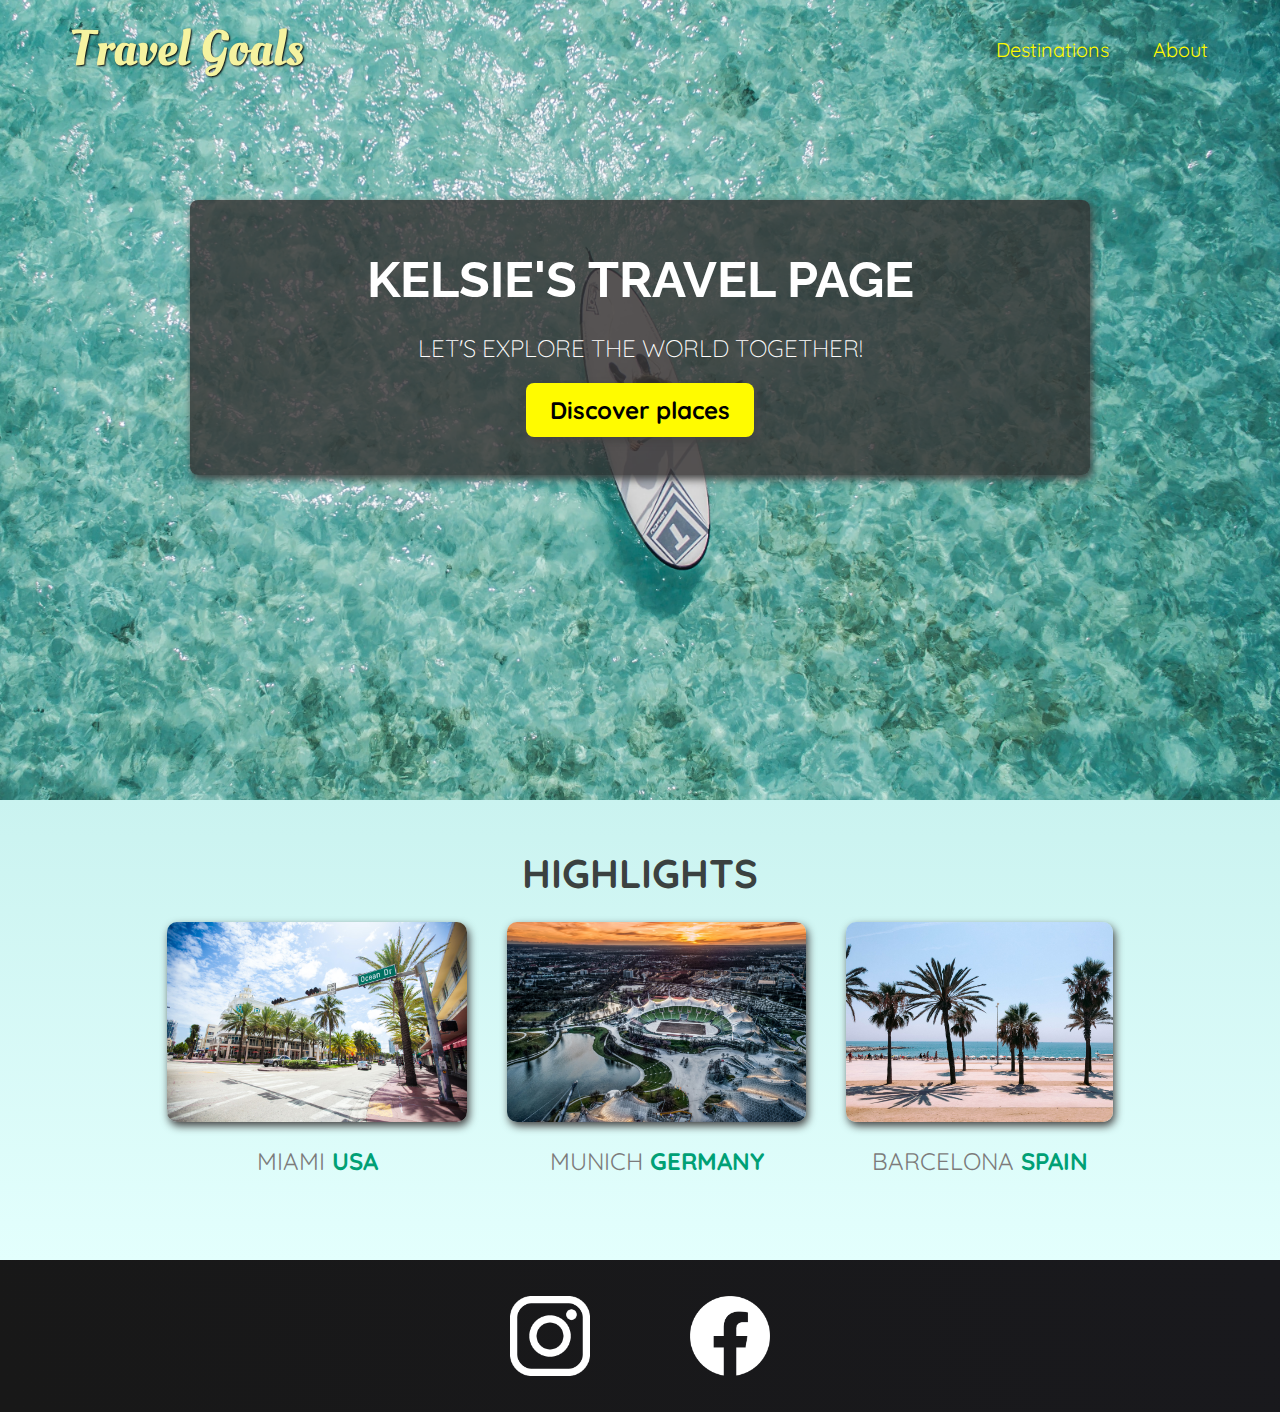
<file: index.html>
<!DOCTYPE html>
<html lang="en">
  <head>
    <meta charset="UTF-8" />
    <link rel="preconnect" href="https://fonts.googleapis.com" />
    <link rel="preconnect" href="https://fonts.gstatic.com" crossorigin />
    <link
      href="https://fonts.googleapis.com/css2?family=Raleway:wght@700&family=Oleo+Script:wght@700&family=Quicksand:wght@300;500;700&display=swap"
      rel="stylesheet"
    />
    <link rel="stylesheet" href="shared.css" />
    <link rel="stylesheet" href="style.css" />
    <title>Travel Goals</title>
  </head>
  <body>
    <header>
      <div id="page-logo">
        <a href="index.html">Travel Goals</a>
      </div>
      <nav>
        <ul>
          <li><a href="places.html">Destinations</a></li>
          <li><a href="about.html">About</a></li>
        </ul>
      </nav>
    </header>
    <main>
      <section id="hero">
        <div id="hero-content">
          <h1>Kelsie's Travel Page</h1>
          <p>Let's explore the world together!</p>
          <a href="/places.html">Discover places</a>
        </div>
      </section>
      <section id="highlights">
        <h2>Highlights</h2>
        <ul id="destinations">
          <li class="destination">
            <img
              src="images/places/miami.jpg"
              alt="Miami streets on sunny day"
            />
            <p>Miami <strong>USA</strong></p>
          </li>
          <li class="destination">
            <img
              src="images/places/munich.jpg"
              alt="Munich stadium in winter"
            />
            <p>Munich <strong>Germany</strong></p>
          </li>
          <li class="destination">
            <img
              src="/images/places/barcelona.jpg"
              alt="Palm beach in Barcelona"
            />
            <p>Barcelona <strong>Spain</strong></p>
          </li>
        </ul>
      </section>
    </main>
    <footer>
      <ul>
        <li>
          <a href="https://www.instagram.com"
            ><img src="/images/icons/insta.png"
          /></a>
        </li>
        <li>
          <a href="https://www.facebook.com"
            ><img src="/images/icons/facebook.png"
          /></a>
        </li>
      </ul>
    </footer>
  </body>
</html>
</file>
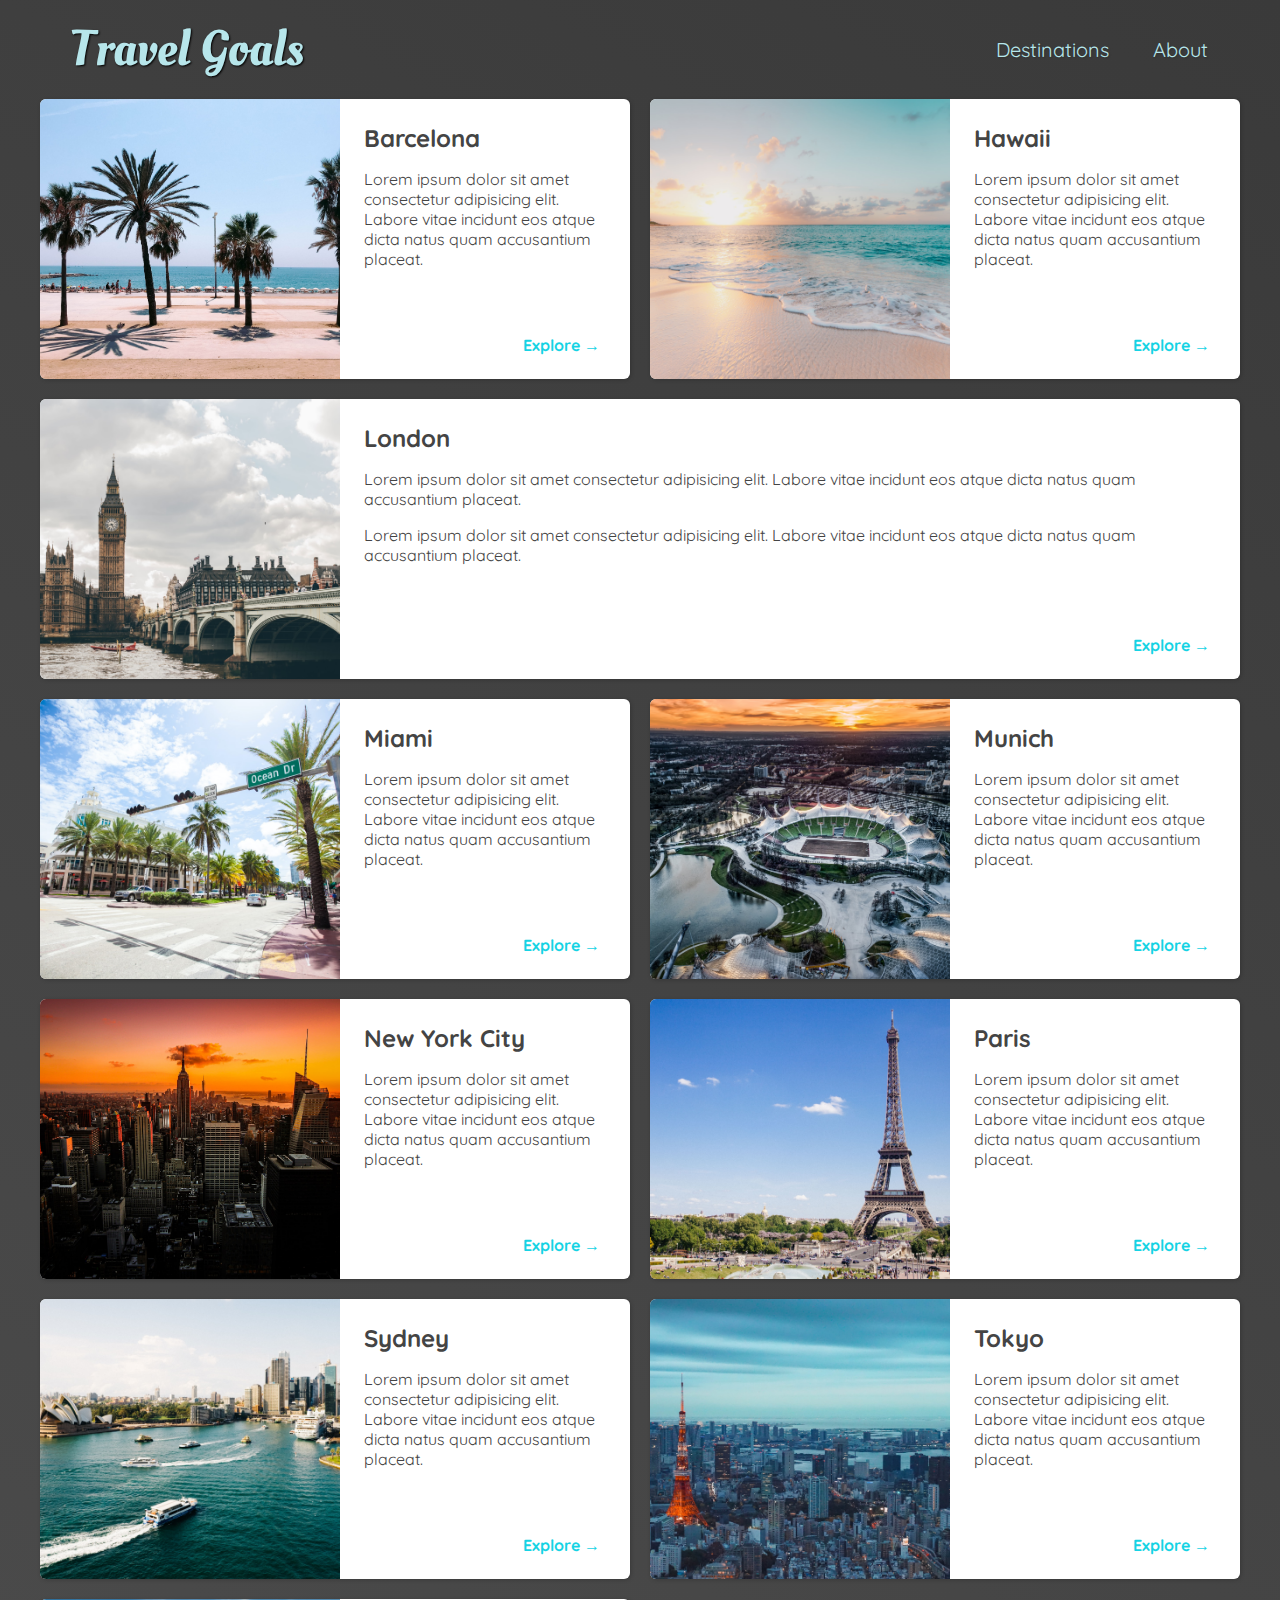
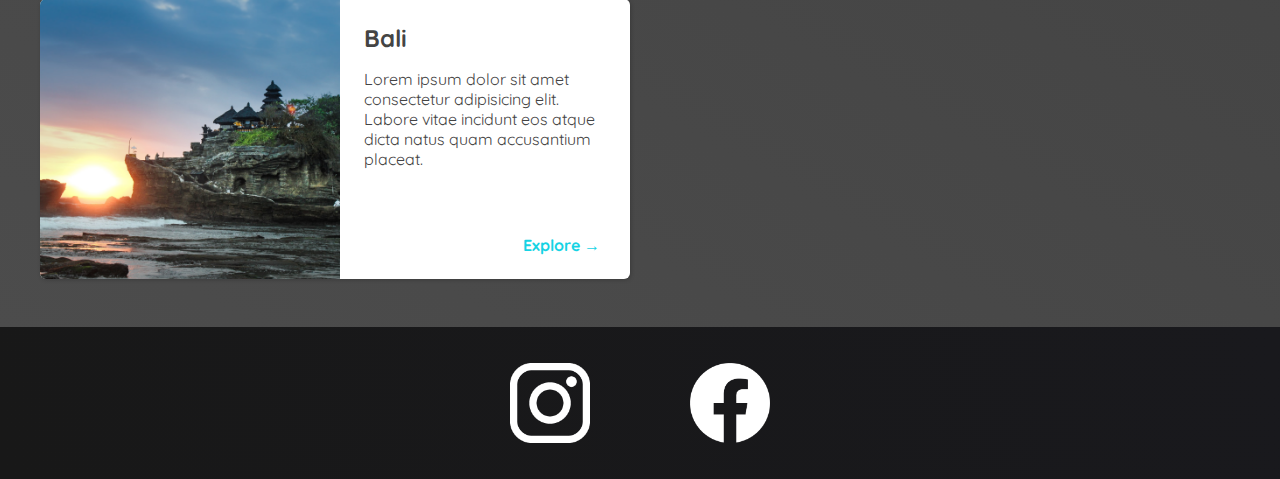
<file: places.html>
<!DOCTYPE html>
<html lang="en">
  <head>
    <meta charset="UTF-8" />
    <link rel="preconnect" href="https://fonts.googleapis.com" />
    <link rel="preconnect" href="https://fonts.gstatic.com" crossorigin />
    <link
      href="https://fonts.googleapis.com/css2?family=Raleway:wght@700&family=Oleo+Script:wght@700&family=Quicksand:wght@300;500;700&display=swap"
      rel="stylesheet"
    />
    <link rel="stylesheet" href="shared.css" />
    <link rel="stylesheet" href="places.css" />
    <title>Travel Goals</title>
  </head>
  <body>
    <header>
      <div id="page-logo">
        <a href="index.html">Travel Goals</a>
      </div>
      <nav>
        <ul>
          <li><a href="places.html">Destinations</a></li>
          <li><a href="about.html">About</a></li>
        </ul>
      </nav>
    </header>
    <main>
      <ul>
        <li>
          <img src="images/places/barcelona.jpg" alt="City of Barcelona" />
          <div class="item-content">
            <div>
              <h2>Barcelona</h2>
              <p>
                Lorem ipsum dolor sit amet consectetur adipisicing elit. Labore
                vitae incidunt eos atque dicta natus quam accusantium placeat.
              </p>
            </div>
            <div class="actions">
              <a href="https://en.wikipedia.org/wiki/Barcelona">Explore &#x2192</a>
            </div>
          </div>
        </li>
        <li>
          <img src="images/places/hawaii.jpg" alt="Hawaii beach" />
          <div class="item-content">
            <div>
              <h2>Hawaii</h2>
              <p>
                Lorem ipsum dolor sit amet consectetur adipisicing elit. Labore
                vitae incidunt eos atque dicta natus quam accusantium placeat.
              </p>
            </div>
            <div class="actions">
              <a href="hhttps://en.wikipedia.org/wiki/Hawaii">Explore &#x2192</a>
            </div>
          </div>
        </li>
        <li>
          <img src="images/places/london.jpg" alt="London city" />
          <div class="item-content">
            <div>
              <h2>London</h2>
              <p>
                Lorem ipsum dolor sit amet consectetur adipisicing elit. Labore
                vitae incidunt eos atque dicta natus quam accusantium placeat.
              </p>
              <p>
                Lorem ipsum dolor sit amet consectetur adipisicing elit. Labore
                vitae incidunt eos atque dicta natus quam accusantium placeat.
              </p>
            </div>
            <div class="actions">
              <a href="https://en.wikipedia.org/wiki/London">Explore &#x2192</a>
            </div>
          </div>
        </li>
        <li>
          <img src="images/places/miami.jpg" alt="Miami streets" />
          <div class="item-content">
            <div>
              <h2>Miami</h2>
              <p>
                Lorem ipsum dolor sit amet consectetur adipisicing elit. Labore
                vitae incidunt eos atque dicta natus quam accusantium placeat.
              </p>
            </div>
            <div class="actions">
              <a href="https://en.wikipedia.org/wiki/Miami">Explore &#x2192</a>
            </div>
          </div>
        </li>
        <li>
          <img src="images/places/munich.jpg" alt="Munich football stadium" />
          <div class="item-content">
            <div>
              <h2>Munich</h2>
              <p>
                Lorem ipsum dolor sit amet consectetur adipisicing elit. Labore
                vitae incidunt eos atque dicta natus quam accusantium placeat.
              </p>
            </div>
            <div class="actions">
              <a href="https://en.wikipedia.org/wiki/Munich">Explore &#x2192</a>
            </div>
          </div>
        </li>
        <li>
          <img src="images/places/new-york-city.jpg" alt="New York City skyline" />
          <div class="item-content">
            <div>
              <h2>New York City</h2>
              <p>
                Lorem ipsum dolor sit amet consectetur adipisicing elit. Labore
                vitae incidunt eos atque dicta natus quam accusantium placeat.
              </p>
            </div>
            <div class="actions">
              <a href="https://en.wikipedia.org/wiki/New_York_City"
                >Explore &#x2192</a
              >
            </div>
          </div>
        </li>
        <li>
          <img src="images/places/paris.jpg" alt="Paris city" />
          <div class="item-content">
            <div>
              <h2>Paris</h2>
              <p>
                Lorem ipsum dolor sit amet consectetur adipisicing elit. Labore
                vitae incidunt eos atque dicta natus quam accusantium placeat.
              </p>
            </div>
            <div class="actions">
              <a href="https://en.wikipedia.org/wiki/Paris">Explore &#x2192</a>
            </div>
          </div>
        </li>
        <li>
          <img src="images/places/sydney.jpg" alt="Sydney beach" />
          <div class="item-content">
            <div>
              <h2>Sydney</h2>
              <p>
                Lorem ipsum dolor sit amet consectetur adipisicing elit. Labore
                vitae incidunt eos atque dicta natus quam accusantium placeat.
              </p>
            </div>
            <div class="actions">
              <a href="https://en.wikipedia.org/wiki/Sydney">Explore &#x2192</a>
            </div>
          </div>
        </li>
        <li>
          <img src="images/places/tokyo.jpg" alt="Tokyo skyline" />
          <div class="item-content">
            <div>
              <h2>Tokyo</h2>
              <p>
                Lorem ipsum dolor sit amet consectetur adipisicing elit. Labore
                vitae incidunt eos atque dicta natus quam accusantium placeat.
              </p>
            </div>
            <div class="actions">
              <a href="https://en.wikipedia.org/wiki/Tokyo">Explore &#x2192</a>
            </div>
          </div>
        </li>
        <li>
          <img src="images/places/bali.jpg" alt="Bali beach" />
          <div class="item-content">
            <div>
              <h2>Bali</h2>
              <p>
                Lorem ipsum dolor sit amet consectetur adipisicing elit. Labore
                vitae incidunt eos atque dicta natus quam accusantium placeat.
              </p>
            </div>
            <div class="actions">
              <a href="https://en.wikipedia.org/wiki/Bali">Explore &#x2192</a>
            </div>
          </div>
        </li>
      </ul>
    </main>
    <footer>
      <ul>
        <li>
          <a href="https://www.instagram.com"
            ><img src="/images/icons/insta.png"
          /></a>
        </li>
        <li>
          <a href="https://www.facebook.com"
            ><img src="/images/icons/facebook.png"
          /></a>
        </li>
      </ul>
    </footer>
  </body>
</html>
</file>
<file: shared.css>
body {
  font-family: "Quicksand", sans-serif;
  margin: 0;
}

ul {
  list-style: none;
  margin: 0;
  padding: 0;
}

header {
  display: flex;
  justify-content: space-between;
  align-items: center;
  padding: 15px 60px;
  position: absolute;
  width: 100%;
  top: 0;
  left: 0;
  box-sizing: border-box;
}

#page-logo a {
  padding: 10px;
  font-family: "Oleo Script", sans-serif;
  color: rgb(245, 243, 160);
  font-size: 50px;
  text-decoration: none;
  text-shadow: 1px 1px 2px rgb(0, 0, 0);
}

header ul {
  display: flex;
}

header li {
  margin-left: 20px;
}

header a {
  color: rgb(255, 251, 0);
  text-decoration: none;
  font-size: 20px;
  padding: 12px;
  text-shadow: 1px 1px 2px rgba(0, 0, 0, 0.2);
  border-radius: 6px;
}

header nav a:hover {
  color: rgb(77, 77, 77);
  background-color: rgb(255, 251, 0);
}

footer {
  background: linear-gradient(70deg, rgb(24, 24, 24), rgb(25, 25, 29));
  padding: 36px;
}

footer ul {
  display: flex;
  justify-content: center;
}

footer li {
  width: 80px;
  height: 80px;
  margin: 0 50px;
}

footer img {
  width: 100%;
  height: 100%;
}
</file>
<file: style.css>
#hero {
  height: 800px;
  background-image: url("images/places/ocean.jpg");
  background-position: center;
  background-size: cover;
}

#hero-content {
  width: 900px;
  background-color: rgba(51, 47, 47, 0.8);
  box-shadow: 2px 4px 8px rgb(68, 67, 67);
  border-radius: 8px;
  text-align: center;
  padding: 50px 0;
  margin: 0 auto;
  position: relative;
  top: 200px;
}

#hero-content h1 {
  color: white;
  text-transform: uppercase;
  font-size: 50px;
  font-family: "Raleway", sans-serif;
  margin: 0;
}

#hero-content p {
  color: white;
  text-transform: uppercase;
  font-size: 24px;
  font-weight: 300;
  margin-bottom: 32px;
}

#hero-content a {
  text-decoration: none;
  background-color: rgb(255, 251, 0);
  padding: 12px 24px;
  color: black;
  font-size: 24px;
  font-weight: bold;
  border-radius: 8px;
  box-shadow: 2px 4px 8px rgb(68, 67, 67);
}

#hero-content a:hover {
  background-color: rgb(224, 210, 1);
}

#highlights {
  padding: 24px;
  background: linear-gradient(0deg, rgb(227, 255, 253), rgb(202, 243, 240));
}

#highlights h2 {
  text-transform: uppercase;
  text-align: center;
  font-size: 40px;
  color: rgb(59, 65, 64);
  margin: 24px 0;
}

#destinations {
  display: flex;
  width: 90%;
  margin: auto;
  margin-bottom: 40px;
  justify-content: center;
}

.destination {
  margin: 0 20px;
  text-transform: uppercase;
}

.destination p {
  text-align: center;
  font-size: 24px;
  color: rgb(124, 123, 123);
  margin: 20px 0;
}

.destination img {
  height: 200px;
  width: 100%;
  box-shadow: 2px 4px 8px rgb(68, 67, 67);
  border-radius: 10px;
  object-fit: cover;
}

.destination strong {
  color: rgb(0, 160, 117);
}
</file>
<file: places.css>
body {
  background: linear-gradient(30deg, rgb(77, 77, 77), rgb(58, 58, 58));
  color: rgb(68, 68, 68);
}

#page-logo a {
  color: rgb(183, 230, 235);
}

header {
  position: static;
}

header a {
  color: rgb(183, 230, 235);
}

header nav a:hover {
  background-color: rgb(183, 230, 235);
  color: rgb(59, 59, 59);
}

main ul {
  width: 1200px;
  margin: 0 auto 48px auto;
  display: grid;
  grid-template-columns: 1fr 1fr;
  gap: 20px 20px;
}

main li {
  display: flex;
  background-color: white;
  box-shadow: 1px 1px 4px rgba(0, 0, 0, 0.2);
  border-radius: 6px;
  overflow: hidden;
}

main li img {
  width: 300px;
  height: 280px;
  object-fit: cover;
}

li:nth-of-type(3) {
  grid-column: 1 / span 2;
  /* width: auto; */
}

.item-content {
  padding: 24px;
  display: flex;
  flex-direction: column;
  justify-content: space-between;
}

.item-content h2 {
  margin: 0;
}

.actions {
  text-align: right;
  text-decoration: none;
}

.actions a {
  text-decoration: none;
  padding: 6px;
  color: rgb(22, 211, 228);
  border-radius: 5px;
  font-weight: 700;
}

.actions a:hover {
  background-color: rgb(211, 251, 255);
}
</file>
